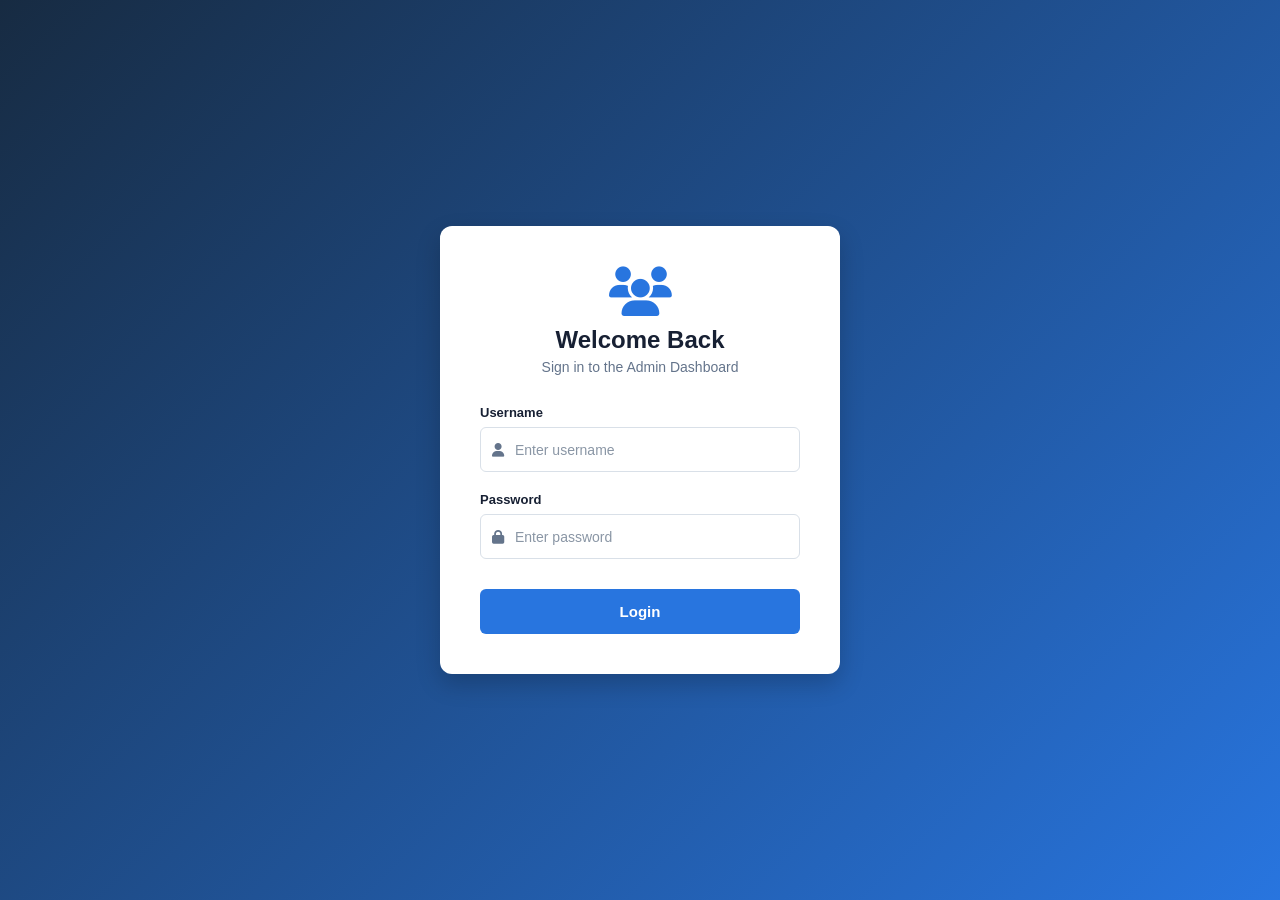
<file: frontend/index.html>
<!DOCTYPE html>
<html lang="en">

<head>
    <meta charset="UTF-8">
    <meta name="viewport" content="width=device-width, initial-scale=1.0">

    <title>Employee Management</title>

    <link rel="stylesheet" href="css/style.css">

    <!-- Font Awesome Icons -->
    <link rel="stylesheet" href="https://cdnjs.cloudflare.com/ajax/libs/font-awesome/6.5.2/css/all.min.css">
    
    <!-- Auth Script -->
    <script src="js/auth.js"></script>
</head>

<body>

    <div class="app">

        <!-- ================= SIDEBAR ================= -->
        <aside class="sidebar">

            <div class="logo">
                <i class="fa-solid fa-users"></i>

                <div>
                    <h2>Employee</h2>
                    <h2>Management</h2>
                </div>
            </div>

            <nav class="sidebar-nav">

                <a href="index.html" class="nav-item active">
                    <i class="fa-solid fa-house"></i>
                    <span>Dashboard</span>
                </a>

                <a href="pages/register.html" class="nav-item">
                    <i class="fa-solid fa-user-plus"></i>
                    <span>Employee Registration</span>
                </a>

                <a href="pages/employee.html" class="nav-item">
                    <i class="fa-solid fa-list"></i>
                    <span>Show Employees</span>
                </a>

            </nav>

            <div class="sidebar-bottom">

                <a href="#" class="nav-item">
                    <i class="fa-solid fa-gear"></i>
                    <span>Settings</span>
                </a>

                <a href="#" class="nav-item" onclick="logout()">
                    <i class="fa-solid fa-right-from-bracket"></i>
                    <span>Logout</span>
                </a>

            </div>

        </aside>


        <!-- ================= MAIN ================= -->
        <main class="main">

            <!-- TOP BAR -->
            <header class="topbar">

                <div></div>

                <div class="topbar-right">

                    <i class="fa-regular fa-bell notification"></i>

                    <div class="admin" id="adminMenuBtn">
                        <div class="admin-avatar">A</div>

                        <span>Admin</span>

                        <i class="fa-solid fa-chevron-down"></i>

                        <!-- DROPDOWN -->
                        <div class="admin-dropdown" id="adminDropdown">
                            <a href="#"><i class="fa-solid fa-user"></i> Profile</a>
                            <a href="#"><i class="fa-solid fa-gear"></i> Settings</a>
                            <a href="#" onclick="logout()"><i class="fa-solid fa-right-from-bracket"></i> Logout</a>
                        </div>
                    </div>

                </div>

            </header>


            <!-- CONTENT -->
            <section class="content">

                <!-- TITLE -->
                <div class="page-heading">

                    <div>
                        <h1>Dashboard</h1>
                        <p>Welcome back, Admin! Here's a quick overview.</p>
                    </div>

                    <div class="date-box">
                        <i class="fa-regular fa-calendar"></i>

                        <div>
                            <span>Today</span>
                            <strong id="currentDate">Sunday, 7 September 2025</strong>
                        </div>
                    </div>

                </div>


                <!-- ================= STAT CARDS ================= -->

                <div class="stats-grid">

                    <!-- TOTAL -->
                    <div class="stat-card blue">

                        <div class="stat-icon">
                            <i class="fa-solid fa-users"></i>
                        </div>

                        <div>
                            <p>Total Employees</p>
                            <h2 id="totalEmployees">5</h2>
                        </div>

                    </div>


                    <!-- ACTIVE -->
                    <div class="stat-card green">

                        <div class="stat-icon">
                            <i class="fa-solid fa-user-check"></i>
                        </div>

                        <div>
                            <p>Active Employees</p>
                            <h2 id="activeEmployees">4</h2>
                        </div>

                    </div>


                    <!-- NEW -->
                    <div class="stat-card yellow">

                        <div class="stat-icon">
                            <i class="fa-solid fa-user-clock"></i>
                        </div>

                        <div>
                            <p>New This Month</p>
                            <h2 id="newEmployees">2</h2>
                        </div>

                    </div>


                    <!-- INACTIVE -->
                    <div class="stat-card red">

                        <div class="stat-icon">
                            <i class="fa-solid fa-user-xmark"></i>
                        </div>

                        <div>
                            <p>Inactive Employees</p>
                            <h2 id="inactiveEmployees">1</h2>
                        </div>

                    </div>

                </div>


                <!-- ================= LOWER SECTION ================= -->

                <div class="dashboard-grid">

                    <!-- DEPARTMENT -->
                    <div class="dashboard-card">

                        <h3>Employees by Department</h3>

                        <div class="department-content">

                            <div class="donut">

                                <div class="donut-center">
                                    <strong id="donutTotal">5</strong>
                                    <span>Employees</span>
                                </div>

                            </div>


                            <div class="department-list" id="departmentList">

                                <div>
                                    <span class="dot blue-dot"></span>
                                    <span>IT</span>
                                    <strong>2</strong>
                                </div>

                                <div>
                                    <span class="dot green-dot"></span>
                                    <span>HR</span>
                                    <strong>1</strong>
                                </div>

                                <div>
                                    <span class="dot yellow-dot"></span>
                                    <span>Finance</span>
                                    <strong>1</strong>
                                </div>

                                <div>
                                    <span class="dot purple-dot"></span>
                                    <span>Marketing</span>
                                    <strong>1</strong>
                                </div>

                            </div>

                        </div>

                    </div>


                    <!-- RECENT REGISTRATIONS -->
                    <div class="dashboard-card">

                        <div class="card-header">
                            <h3>Recent Registrations</h3>
                            <a href="pages/employee.html">View All</a>
                        </div>


                        <div class="recent-list" id="recentList">

                            <div class="recent-item">

                                <div class="employee-avatar blue-avatar">R</div>

                                <strong>Rahul Sharma</strong>

                                <span>IT</span>

                                <small>12 Jan 2024</small>

                            </div>


                            <div class="recent-item">

                                <div class="employee-avatar red-avatar">P</div>

                                <strong>Priya Verma</strong>

                                <span>HR</span>

                                <small>03 Feb 2024</small>

                            </div>


                            <div class="recent-item">

                                <div class="employee-avatar green-avatar">A</div>

                                <strong>Amit Kumar</strong>

                                <span>Finance</span>

                                <small>15 Mar 2024</small>

                            </div>

                        </div>

                    </div>

                </div>

            </section>

        </main>

    </div>

    <!-- Script -->
    <script src="js/dashboard.js"></script>

</body>

</html>
</file>
<file: frontend/css/style.css>
* {
    margin: 0;
    padding: 0;
    box-sizing: border-box;
}

body {
    font-family: Arial, Helvetica, sans-serif;
    background: #f4f8fc;
    color: #172033;
}

a {
    text-decoration: none;
    color: inherit;
}

.app {
    display: flex;
    min-height: 100vh;
}


/* ================= SIDEBAR ================= */

.sidebar {
    width: 255px;
    min-height: 100vh;
    background: linear-gradient(180deg, #172b42, #1c3046);
    color: white;
    padding: 22px 12px;
    display: flex;
    flex-direction: column;
}

.logo {
    display: flex;
    align-items: center;
    gap: 14px;
    padding: 0 12px 30px;
}

.logo>i {
    font-size: 38px;
}

.logo h2 {
    font-size: 17px;
    line-height: 22px;
}

.sidebar-nav {
    display: flex;
    flex-direction: column;
    gap: 5px;
}

.nav-item {
    display: flex;
    align-items: center;
    gap: 14px;
    padding: 14px 18px;
    border-radius: 7px;
    font-size: 16px;
    transition: 0.2s;
}

.nav-item i {
    width: 22px;
    font-size: 19px;
}

.nav-item:hover {
    background: rgba(255, 255, 255, 0.08);
}

.nav-item.active {
    background: #2875df;
}

.sidebar-bottom {
    margin-top: auto;
    border-top: 1px solid rgba(255, 255, 255, 0.15);
    padding-top: 18px;
}


/* ================= MAIN ================= */

.main {
    flex: 1;
    min-width: 0;
}

.topbar {
    height: 50px;
    background: white;
    border-bottom: 1px solid #e5ebf2;

    display: flex;
    justify-content: space-between;
    align-items: center;

    padding: 0 28px;
}

.topbar-right {
    display: flex;
    align-items: center;
    gap: 25px;
}

.notification {
    font-size: 21px;
    color: #1c2c42;
}

.admin {
    display: flex;
    align-items: center;
    gap: 10px;
    position: relative;
    cursor: pointer;
}

.admin-dropdown {
    position: absolute;
    top: 50px;
    right: 0;
    background: white;
    border: 1px solid #e5ebf2;
    border-radius: 8px;
    box-shadow: 0 4px 15px rgba(0,0,0,0.05);
    width: 150px;
    display: none;
    flex-direction: column;
    padding: 8px 0;
    z-index: 100;
}

.admin-dropdown.show {
    display: flex;
}

.admin-dropdown a {
    padding: 10px 15px;
    font-size: 14px;
    display: flex;
    align-items: center;
    gap: 10px;
    transition: 0.2s;
    color: #334155;
}

.admin-dropdown a:hover {
    background: #f4f8fc;
    color: #2875df;
}

.admin-avatar {
    width: 34px;
    height: 34px;
    border-radius: 50%;
    background: #176dcc;
    color: white;

    display: flex;
    align-items: center;
    justify-content: center;

    font-size: 18px;
}

.admin span {
    font-size: 14px;
}

.admin i {
    font-size: 11px;
}


/* ================= CONTENT ================= */

.content {
    padding: 18px 25px 25px;
}

.page-heading {
    display: flex;
    justify-content: space-between;
    align-items: center;
    margin-bottom: 22px;
}

.page-heading h1 {
    font-size: 30px;
    margin-bottom: 5px;
}

.page-heading p {
    color: #64748b;
    font-size: 16px;
}


/* DATE */

.date-box {
    background: white;
    border: 1px solid #e1e8f0;
    border-radius: 9px;
    padding: 12px 18px;

    display: flex;
    align-items: center;
    gap: 15px;

    min-width: 268px;
}

.date-box>i {
    font-size: 23px;
}

.date-box div {
    display: flex;
    flex-direction: column;
    gap: 5px;
}

.date-box span {
    font-size: 14px;
    color: #334155;
}

.date-box strong {
    font-size: 14px;
    font-weight: 500;
    color: #475569;
}


/* ================= STAT CARDS ================= */

.stats-grid {
    display: grid;
    grid-template-columns: repeat(4, 1fr);
    gap: 15px;
    margin-bottom: 16px;
}

.stat-card {
    min-height: 110px;
    border-radius: 12px;
    border: 1px solid #e3eaf2;

    display: flex;
    align-items: center;
    gap: 20px;

    padding: 17px 20px;
}

.stat-card.blue {
    background: #f4f8ff;
}

.stat-card.green {
    background: #f0fcf7;
}

.stat-card.yellow {
    background: #fff9ed;
}

.stat-card.red {
    background: #fff3f5;
}

.stat-icon {
    width: 78px;
    height: 75px;
    border-radius: 12px;

    display: flex;
    align-items: center;
    justify-content: center;

    font-size: 32px;
}

.blue .stat-icon {
    background: #dceaff;
    color: #1473e6;
}

.green .stat-icon {
    background: #d9f5e7;
    color: #15ae70;
}

.yellow .stat-icon {
    background: #ffedc9;
    color: #f5a21a;
}

.red .stat-icon {
    background: #ffe0e6;
    color: #ee4050;
}

.stat-card p {
    font-size: 15px;
    margin-bottom: 10px;
}

.stat-card h2 {
    font-size: 30px;
}


/* ================= LOWER GRID ================= */

.dashboard-grid {
    display: grid;
    grid-template-columns: 1fr 1fr;
    gap: 15px;
}

.dashboard-card {
    background: white;
    border: 1px solid #e3eaf2;
    border-radius: 11px;
    padding: 18px 22px;
    min-height: 245px;
}

.dashboard-card h3 {
    font-size: 18px;
    margin-bottom: 18px;
}


/* ================= DEPARTMENT ================= */

.department-content {
    display: flex;
    align-items: center;
    justify-content: space-around;
}

.donut {
    width: 170px;
    height: 170px;
    border-radius: 50%;

    background: conic-gradient(#287be8 0deg 144deg,
            #35bd86 144deg 216deg,
            #f8ac30 216deg 288deg,
            #9955d7 288deg 360deg);

    display: flex;
    align-items: center;
    justify-content: center;
}

.donut::before {
    content: "";
    width: 105px;
    height: 105px;
    border-radius: 50%;
    background: white;
    position: absolute;
}

.donut-center {
    position: relative;
    z-index: 2;

    display: flex;
    flex-direction: column;
    align-items: center;
}

.donut-center strong {
    font-size: 20px;
}

.donut-center span {
    font-size: 14px;
    margin-top: 3px;
}

.department-list {
    width: 200px;
}

.department-list div {
    display: grid;
    grid-template-columns: 20px 1fr auto;
    align-items: center;

    padding: 9px 0;
    font-size: 15px;
}

.dot {
    width: 15px;
    height: 15px;
    border-radius: 50%;
}

.blue-dot {
    background: #287be8;
}

.green-dot {
    background: #35bd86;
}

.yellow-dot {
    background: #f8ac30;
}

.purple-dot {
    background: #9955d7;
}


/* ================= RECENT ================= */

.card-header {
    display: flex;
    justify-content: space-between;
    align-items: center;
}

.card-header a {
    color: #146dd1;
    font-size: 14px;
    font-weight: 600;
}

.recent-list {
    margin-top: 3px;
}

.recent-item {
    min-height: 55px;
    border-bottom: 1px solid #e9edf2;

    display: grid;
    grid-template-columns: 48px 1.5fr 1fr 1fr;
    align-items: center;

    gap: 5px;
}

.employee-avatar {
    width: 40px;
    height: 40px;
    border-radius: 50%;

    display: flex;
    align-items: center;
    justify-content: center;

    font-size: 18px;
}

.blue-avatar {
    background: #dceaff;
    color: #1673df;
}

.red-avatar {
    background: #ffe0e7;
    color: #ec4561;
}

.green-avatar {
    background: #d8f4e7;
    color: #16aa70;
}

.recent-item strong {
    font-size: 14px;
}

.recent-item span,
.recent-item small {
    color: #596779;
    font-size: 14px;
}


/* ================= RESPONSIVE ================= */

@media (max-width: 1100px) {

    .stats-grid {
        grid-template-columns: repeat(2, 1fr);
    }

    .dashboard-grid {
        grid-template-columns: 1fr;
    }
}

@media (max-width: 750px) {

    .sidebar {
        width: 75px;
    }

    .logo div,
    .nav-item span {
        display: none;
    }

    .logo {
        justify-content: center;
        padding-left: 0;
        padding-right: 0;
    }

    .nav-item {
        justify-content: center;
        padding: 14px;
    }

    .content {
        padding: 15px;
    }

    .page-heading {
        align-items: flex-start;
        flex-direction: column;
        gap: 15px;
    }

    .stats-grid {
        grid-template-columns: 1fr;
    }

    .department-content {
        flex-direction: column;
        gap: 20px;
    }
}

/* ================= REGISTRATION ================= */

.registration-card {
    background: white;
    border: 1px solid #e3eaf2;
    border-radius: 10px;
    padding: 22px;
    max-width: 100%;
}

.form-grid {
    display: grid;
    grid-template-columns: 1fr 1fr;
    column-gap: 28px;
    row-gap: 16px;
}

.form-group {
    display: flex;
    flex-direction: column;
}

.form-group label {
    font-size: 13px;
    font-weight: 600;
    margin-bottom: 7px;
    color: #172033;
}

.input-box {
    height: 37px;
    border: 1px solid #d9e0e8;
    border-radius: 6px;
    display: flex;
    align-items: center;
    padding: 0 11px;
    background: white;
}

.input-box:focus-within {
    border-color: #2875df;
}

.input-box>i:first-child {
    color: #64748b;
    font-size: 14px;
    width: 23px;
}

.input-box input,
.input-box select {
    border: none;
    outline: none;
    flex: 1;
    height: 100%;
    font-size: 12px;
    color: #334155;
    background: transparent;
}

.input-box input::placeholder {
    color: #8a96a5;
}

.input-box select {
    appearance: none;
    cursor: pointer;
}

.select-arrow {
    width: auto !important;
    font-size: 10px !important;
    color: #475569 !important;
}

.register-btn {
    width: 100%;
    height: 35px;
    border: none;
    border-radius: 6px;

    background: #2875df;
    color: white;

    font-size: 13px;
    font-weight: 600;

    margin-top: 20px;

    cursor: pointer;

    display: flex;
    align-items: center;
    justify-content: center;
    gap: 8px;
}

.register-btn:hover {
    background: #1768d4;
}


/* ================= RESPONSIVE FORM ================= */

@media (max-width: 750px) {

    .form-grid {
        grid-template-columns: 1fr;
    }

}

/* ================= EMPLOYEES PAGE ================= */

.employees-heading {
    display: flex;
    justify-content: space-between;
    align-items: center;
    margin-bottom: 18px;
}

.employees-heading h1 {
    font-size: 27px;
    margin-bottom: 5px;
}

.employees-heading p {
    color: #64748b;
    font-size: 14px;
}


/* SEARCH */

.search-box {
    width: 225px;
    height: 35px;

    background: white;
    border: 1px solid #dce3eb;
    border-radius: 6px;

    display: flex;
    align-items: center;

    padding: 0 11px;
    gap: 9px;
}

.search-box i {
    font-size: 12px;
    color: #64748b;
}

.search-box input {
    border: none;
    outline: none;

    width: 100%;
    height: 100%;

    font-size: 11px;
}

.search-box input::placeholder {
    color: #7c8795;
}


/* TABLE CARD */

.employee-table-card {
    background: white;
    border: 1px solid #e3eaf2;
    border-radius: 9px;

    padding: 0;

    overflow-x: auto;
}

.employee-table-card table {
    width: 100%;
    border-collapse: collapse;

    font-size: 11px;
}

.employee-table-card th {
    height: 43px;

    text-align: left;

    background: #fbfcfe;

    color: #172033;

    font-weight: 700;

    padding: 0 11px;

    white-space: nowrap;
}

.employee-table-card td {
    height: 52px;

    padding: 0 11px;

    border-top: 1px solid #edf0f4;

    color: #172033;

    white-space: nowrap;
}

.employee-table-card th:first-child,
.employee-table-card td:first-child {
    text-align: center;
    width: 38px;
}


/* TABLE NAME */

.table-name {
    display: flex;
    align-items: center;
    gap: 9px;
}

.table-name strong {
    font-size: 11px;
}


/* TABLE AVATAR */

.table-avatar {
    width: 29px;
    height: 29px;

    border-radius: 50%;

    display: flex;
    align-items: center;
    justify-content: center;

    font-size: 13px;
    font-weight: 500;
}

.yellow-avatar {
    background: #ffedc9;
    color: #e89b18;
}

.purple-avatar {
    background: #eadcff;
    color: #9254d1;
}


/* ACTION BUTTONS */

.action-buttons {
    display: flex;
    gap: 6px;
}

.action-buttons button {
    width: 27px;
    height: 27px;

    border: none;
    border-radius: 5px;

    color: white;

    cursor: pointer;

    display: flex;
    align-items: center;
    justify-content: center;
}

.edit-btn {
    background: #2875df;
}

.delete-btn {
    background: #ee4050;
}

.edit-btn:hover {
    background: #1768d4;
}

.delete-btn:hover {
    background: #d93141;
}


/* RESPONSIVE */

@media (max-width: 900px) {

    .employees-heading {
        align-items: flex-start;
        flex-direction: column;
        gap: 15px;
    }

    .search-box {
        width: 100%;
    }
}
</file>
